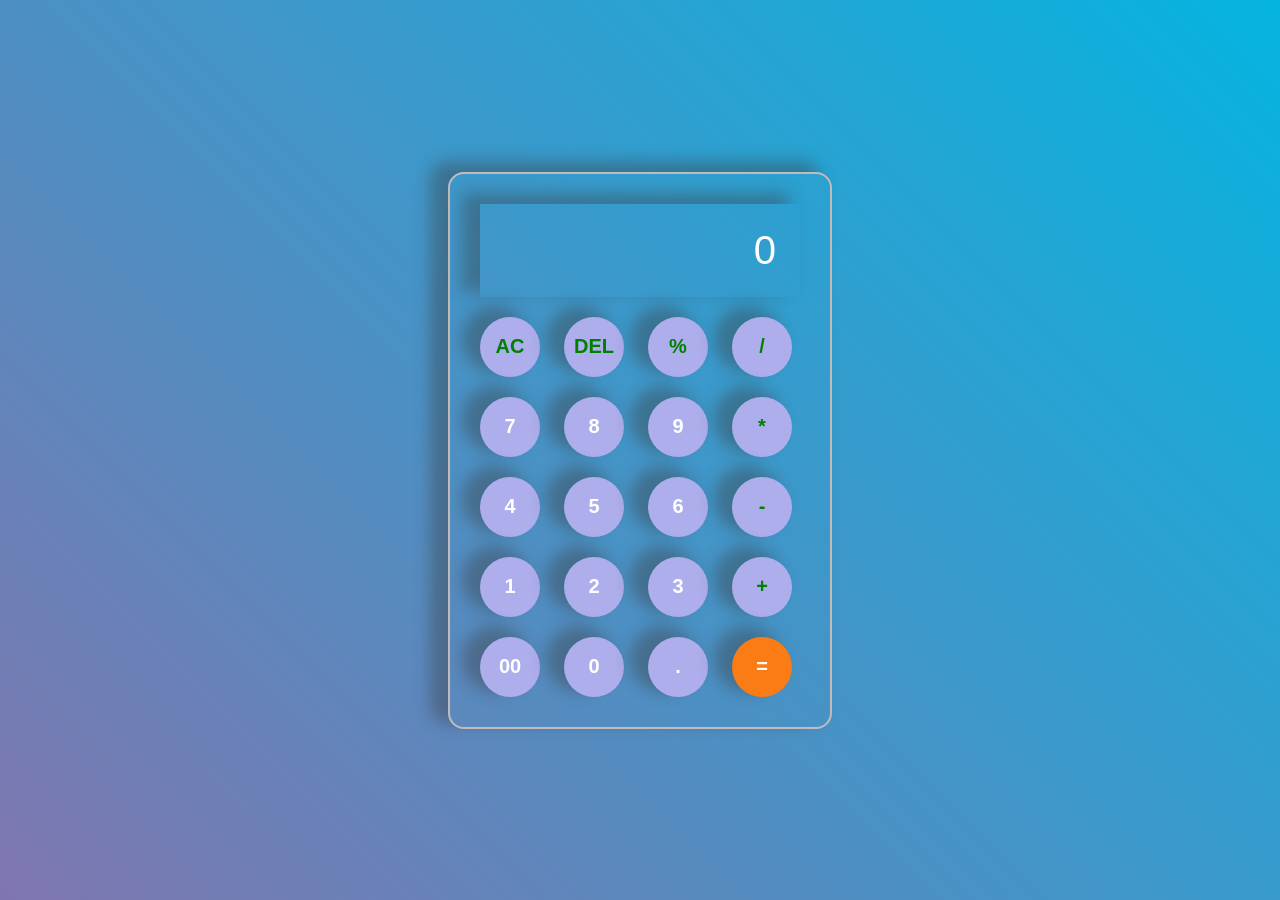
<file: Website/Calculator/index.html>
<!DOCTYPE html>
<html lang="en">
<head>
    <meta charset="UTF-8">
    <meta name="viewport" content="width=device-width, initial-scale=1.0">
    <title>Document</title>
    <link rel="stylesheet" href="style.css">
</head>
<body>
    <div class="calculator">
       <input type="text" placeholder="0" id="inputBox">
        <div class="button">
            <button class="operator">AC</button>
            <button class="operator">DEL</button>
            <button class="operator">%</button>
            <button class="operator">/</button>
        </div>
        <div class="button">
            <button>7</button>
            <button>8</button>
            <button>9</button>
            <button class="operator">*</button>
        </div>
        <div class="button">
            <button>4</button>
            <button>5</button>
            <button>6</button>
            <button class="operator">-</button>
        </div>
        <div class="button">
            <button>1</button>
            <button>2</button>
            <button>3</button>
            <button class="operator">+</button>
        </div>
        <div class="button">
            <button>00</button>
            <button>0</button>
            <button>.</button>
            <button class="equalBtn">=</button>
        </div>
    </div>
    <script src="script.js"></script>
</body>
</html>
</file>
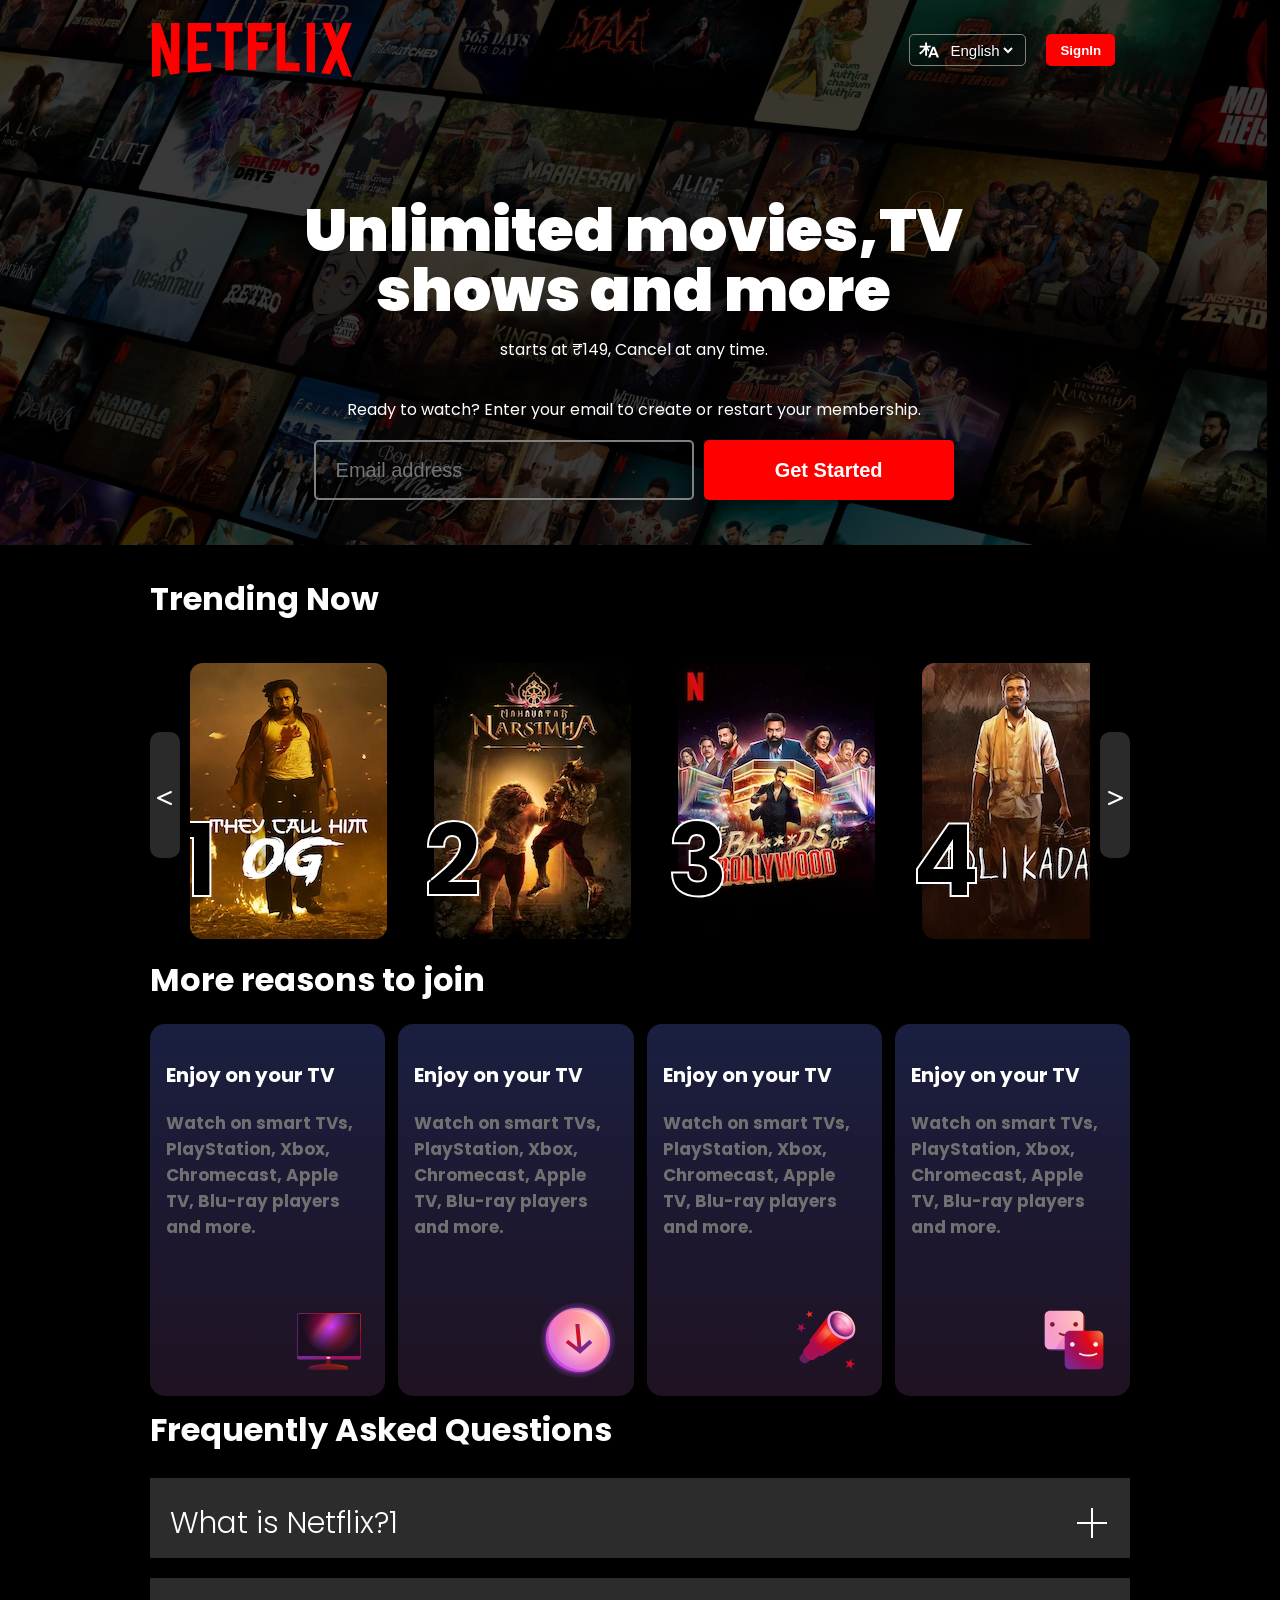
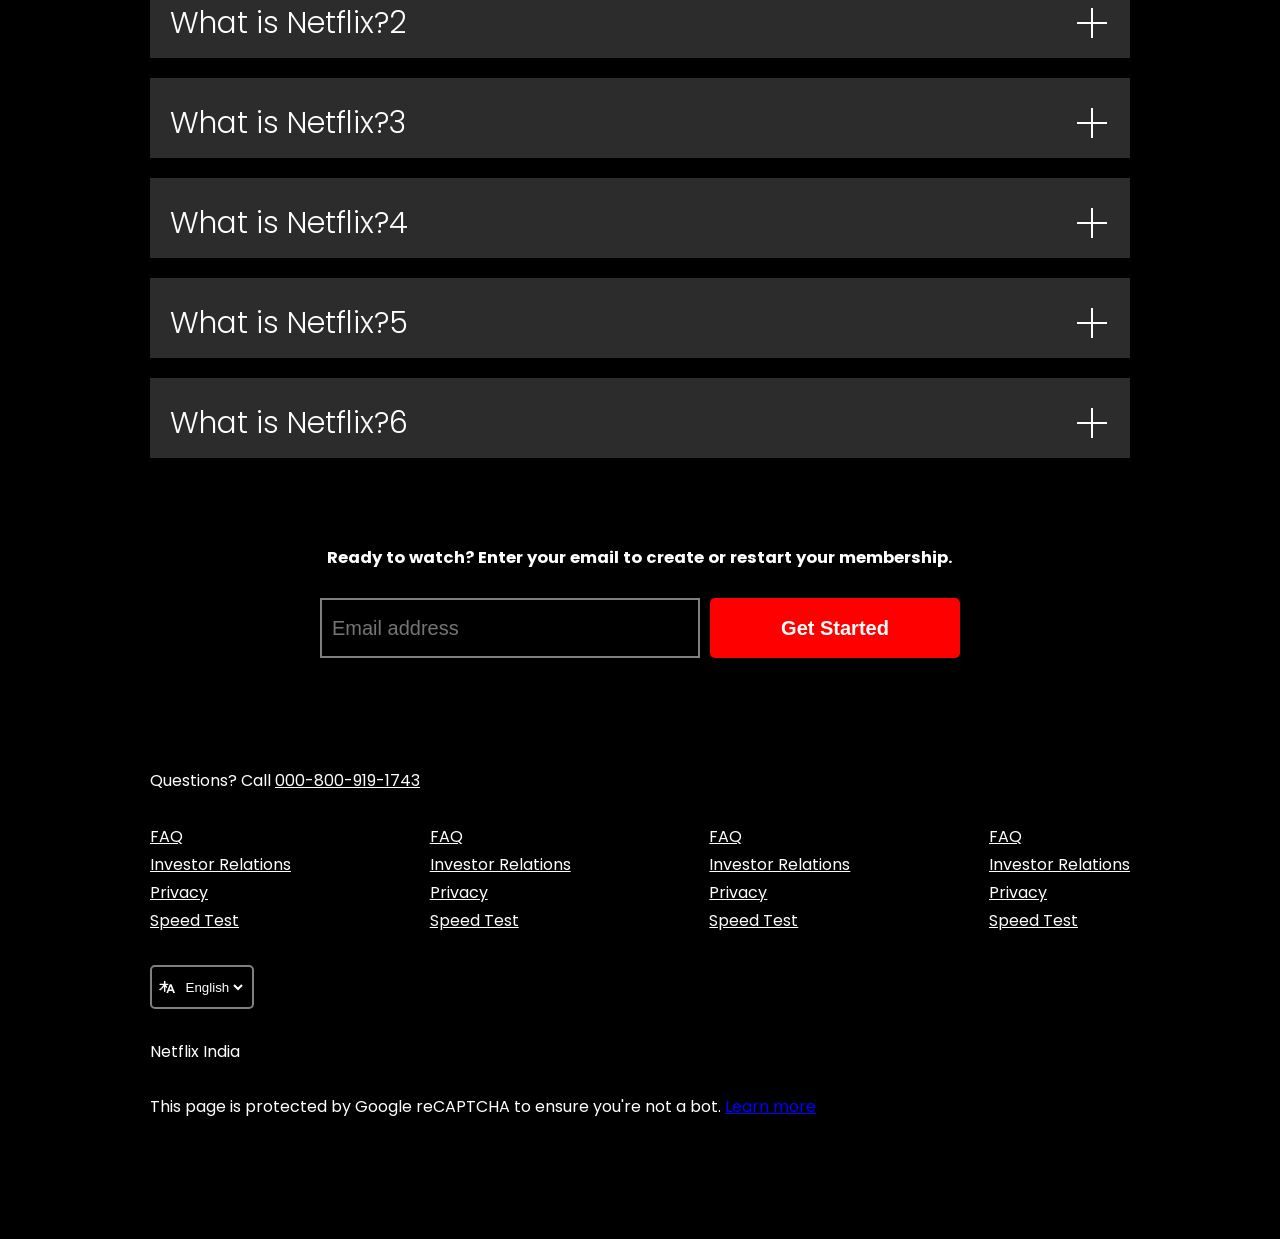
<file: Website/Netflix/index.html>
<!DOCTYPE html>
<html lang="en">

<head>
    <meta charset="UTF-8">
    <meta name="viewport" content="width=device-width, initial-scale=1.0">
    <title>Netflix India - Watch Shows Online, Watch Movies Online</title>
    <link rel="preconnect" href="https://fonts.googleapis.com">
    <link rel="preconnect" href="https://fonts.gstatic.com" crossorigin>
    <link
        href="https://fonts.googleapis.com/css2?family=Martel+Sans:wght@200;300;400;600;700;800;900&family=Poppins:ital,wght@0,100;0,200;0,300;0,400;0,500;0,600;0,700;0,800;0,900;1,100;1,200;1,300;1,400;1,500;1,600;1,700;1,800;1,900&display=swap"
        rel="stylesheet">
        <link rel="icon" type="image/png" href="favicon.png">
    <link rel="stylesheet" href="style.css">
    <link rel="stylesheet" href="mediaqueries.css">
</head>

<body>

    <header>
        <div class="background-image">
            <div class="navbar">
                <img src="netflix.svg" alt="netflix">
                <div class="nav-btn">



                    <button class="btn btn1">
                        <img src="english.svg" alt="english">
                        <select id="language" name="language">

                            <option value="English">English</option>
                            <option value="हिन्दी" style="color: black;">हिन्दी</option>
                            <option value="मराठी" style="color: black;">मराठी</option>
                        </select>
                    </button>

                    <button class="btn btn2">SignIn</button>
                </div>
            </div>
            <div class="content">
                <h1>Unlimited movies,TV</h1>
                <h1>shows and more</h1>
                <div class="para">
                    <p>starts at ₹149, Cancel at any time.</p>
                    <p>Ready to watch? Enter your email to create or restart your membership.</p>
                </div>
                <div class="buttons">
                    <input class="button" type="text" placeholder="Email address">
                    <button class="button">Get Started</button>
                </div>
            </div>
        </div>
    </header>

    <main>

        <h1 class="reasons">Trending Now</h1>
        <div class="scroll-animation">
            <button class="scroll" id="left-scroll"><img src="lessthan.svg" alt="lessthan"></button>
            <div class="image-boxes" id="scroll-boxes">
                <div class="image">

                    <img src="image/image1.png" alt="image1">
                </div>

                <div class="image">

                    <img src="image/image2.png" alt="image2">
                </div>

                <div class="image">

                    <img src="image/image3.png" alt="image3">
                </div>

                <div class="image">

                    <img src="image/image4.png" alt="image4">
                </div>

                <div class="image">

                    <img src="image/image5.png" alt="image5">
                </div>

                <div class="image">

                    <img src="image/image1.png" alt="icon1">
                </div>
                <div class="image">

                    <img src="image/image1.png" alt="icon1">
                </div>
                <div class="image">

                    <img src="image/image1.png" alt="icon1">
                </div>
                <div class="image">

                    <img src="image/image1.png" alt="icon1">
                </div>
                <div class="image">

                    <img src="image/image1.png" alt="icon1">
                </div>
               
            </div>
            <button class="scroll" id="right-scroll"><img src="greaterthan.svg" alt="greaterthan"></button>
        </div>




        <h1 class="reasons">More reasons to join</h1>
        <div class="boxes">

            <div class="box">
                <h1>Enjoy on your TV</h1>
                <p>Watch on smart TVs, PlayStation, Xbox, Chromecast, Apple TV, Blu-ray players and more.</p>
                <img src="icon1.svg" alt="icon1">
            </div>

            <div class="box">
                <h1>Enjoy on your TV</h1>
                <p>Watch on smart TVs, PlayStation, Xbox, Chromecast, Apple TV, Blu-ray players and more.</p>
                <img src="icon2.svg" alt="icon2">
            </div>

            <div class="box">
                <h1>Enjoy on your TV</h1>
                <p>Watch on smart TVs, PlayStation, Xbox, Chromecast, Apple TV, Blu-ray players and more.</p>
                <img src="icon3.svg" alt="icon3">
            </div>

            <div class="box">
                <h1>Enjoy on your TV</h1>
                <p>Watch on smart TVs, PlayStation, Xbox, Chromecast, Apple TV, Blu-ray players and more.</p>
                <img src="icon4.svg" alt="icon4">
            </div>
        </div>

        <h1 class="reasons">Frequently Asked Questions</h1>
        <div class="horizontal-boxes" id="boxes">

            <div class="horizontal-box up">
                <div class="text">What is Netflix?1</div>
                <img src="plus.svg" alt="plus">
            </div>
            <div class="horizontal-box slide-container1">Netflix is a streaming service that offers a wide variety of
                award-winning TV shows, movies, anime, documentaries and more - on thousands of internet-connected
                devices.

                You can watch as much as you want, whenever you want, without a single ad - all for one low monthly
                price. There's always something new to discover, and new TV shows and movies are added every week!</div>

            <div class="horizontal-box up">
                <div class="text">What is Netflix?2</div>
                <img src="plus.svg" alt="plus">
            </div>
            <div class="horizontal-box slide-container2">Netflix is a
                You can watch as much as you want, whenever you want, without a single ad - all for one low monthly
                price. There's always something new to discover, and new TV shows and movies are added every week!</div>

            <div class="horizontal-box up">
                <div class="text">What is Netflix?3</div>
                <img src="plus.svg" alt="plus">
            </div>
            <div class="horizontal-box slide-container3">Netflix is a
                You can watch as much as you want, whenever you want, without a single ad - all for one low monthly
                price. There's always something new to discover, and new TV shows and movies are added every week!</div>

            <div class="horizontal-box up">
                <div class="text">What is Netflix?4</div>
                <img src="plus.svg" alt="plus">
            </div>
            <div class="horizontal-box slide-container4">Netflix is a
                You can watch as much as you want, whenever you want, without a single ad - all for one low monthly
                price. There's always something new to discover, and new TV shows and movies are added every week!</div>

            <div class="horizontal-box up">
                <div class="text">What is Netflix?5</div>
                <img src="plus.svg" alt="plus">
            </div>
            <div class="horizontal-box slide-container5">Netflix is a
                You can watch as much as you want, whenever you want, without a single ad - all for one low monthly
                price. There's always something new to discover, and new TV shows and movies are added every week!</div>

            <div class="horizontal-box up">
                <div class="text">What is Netflix?6</div>
                <img src="plus.svg" alt="plus">
            </div>
            <div class="horizontal-box slide-container6">Netflix is a
                You can watch as much as you want, whenever you want, without a single ad - all for one low monthly
                price. There's always something new to discover, and new TV shows and movies are added every week!</div>

        </div>
        <div class="main-last">
            <h2>Ready to watch? Enter your email to create or restart your membership.</h2>
            <div class="buttons">
                <input class="button" type="text" placeholder="Email address">
                <button class="button">Get Started</button>
            </div>
        </div>
    </main>

    <footer>
        <p>Questions? Call <a href="http://">000-800-919-1743</a></p>

        <div class="list-collection">
            <ul>
                <li><a href="http://">FAQ</a></li>
                <li><a href="http://">Investor Relations</a></li>
                <li><a href="http://">Privacy</a></li>
                <li><a href="http://">Speed Test</a></li>
            </ul>

            <ul>
                <li><a href="http://">FAQ</a></li>
                <li><a href="http://">Investor Relations</a></li>
                <li><a href="http://">Privacy</a></li>
                <li><a href="http://">Speed Test</a></li>
            </ul>

            <ul>
                <li><a href="http://">FAQ</a></li>
                <li><a href="http://">Investor Relations</a></li>
                <li><a href="http://">Privacy</a></li>
                <li><a href="http://">Speed Test</a></li>
            </ul>

            <ul>
                <li><a href="http://">FAQ</a></li>
                <li><a href="http://">Investor Relations</a></li>
                <li><a href="http://">Privacy</a></li>
                <li><a href="http://">Speed Test</a></li>
            </ul>
        </div>

        <button class="last-btn">
            <img src="english.svg" alt="english">
            <select id="language" name="language">

                <option value="English">English</option>
                <option value="हिन्दी" style="color: black;">हिन्दी</option>
                <option value="मराठी" style="color: black;">मराठी</option>
            </select>
        </button>

        <p>Netflix India</p>
        <p id="blue-link">This page is protected by Google reCAPTCHA to ensure you're not a bot. <a href="http://">Learn
                more</a></p>



    </footer>
    <script src="script.js"></script>
</body>

</html>
</file>
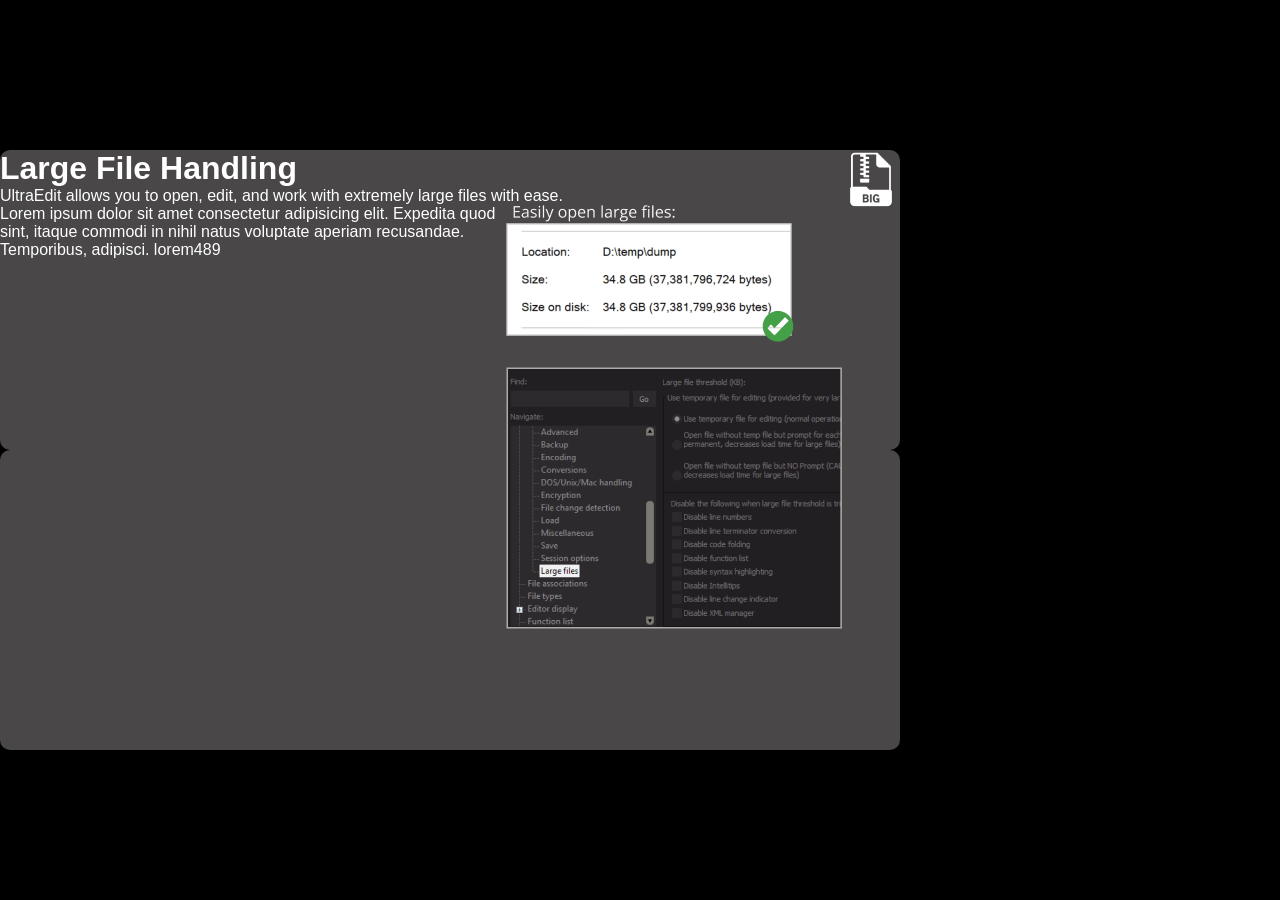
<file: Website/Practice/index.html>
<!DOCTYPE html>
<html lang="en">

<head>
    <meta charset="UTF-8">
    <meta name="viewport" content="width=device-width, initial-scale=1.0">
    <title>Document</title>
    <link rel="stylesheet" href="style.css">
</head>

<body>
    <div class="container">
        <div class="box box1">
            <img src="zip.png" alt="zip-image">
            <h1>Large File Handling</h1>
            <p>UltraEdit allows you to open, edit, and work with extremely large files with ease.</p>
            <!-- <div class="side"> -->
            <img src="side.png" alt="side-image">
            <!-- </div> -->
             <p>Lorem ipsum dolor sit amet consectetur adipisicing elit. Expedita quod sint, itaque commodi in nihil natus voluptate aperiam recusandae. Temporibus, adipisci. lorem489</p>
        </div>
        <div class="box box2"></div>
    </div>
</body>

</html>
</file>
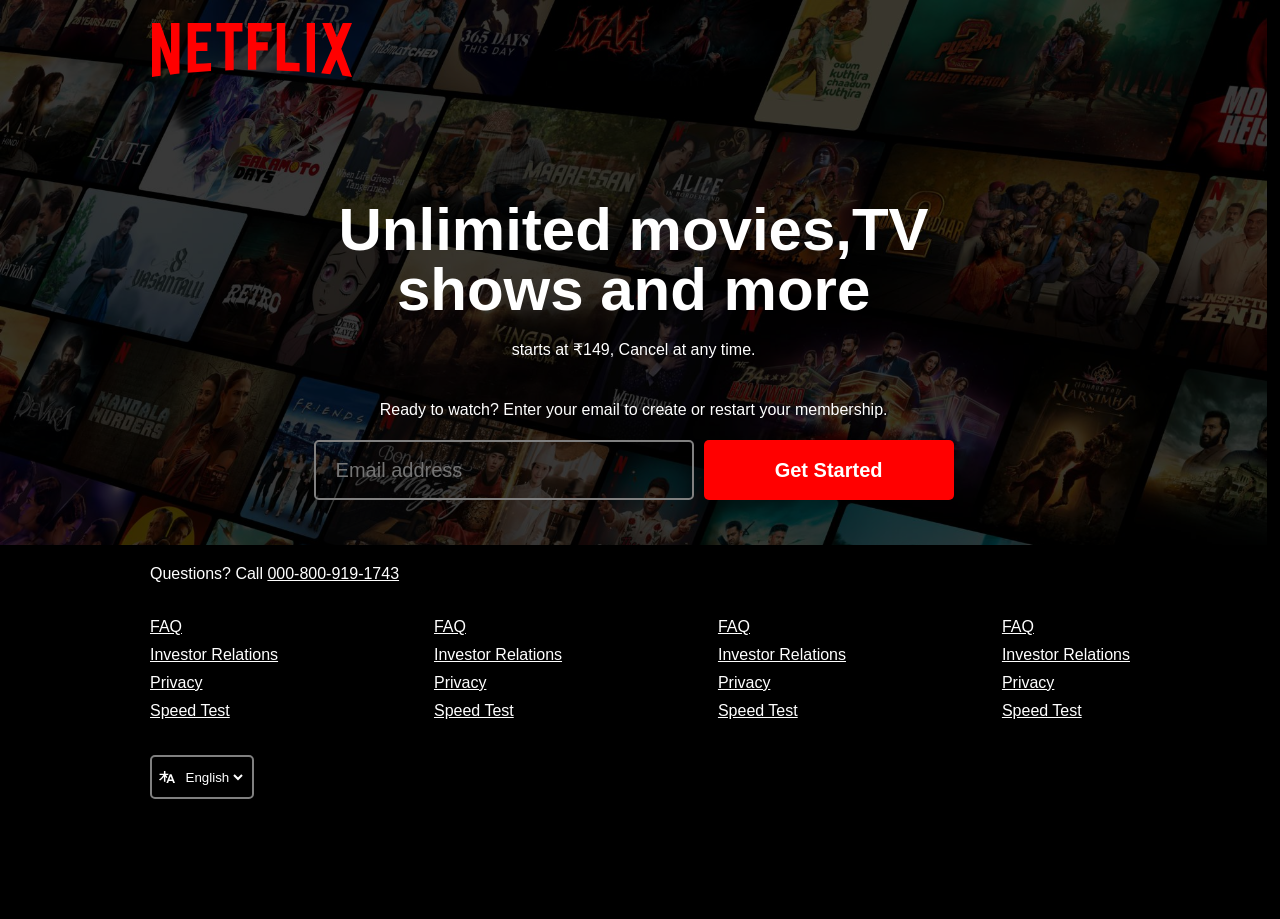
<file: Website/Netflix/signin.html>
<!DOCTYPE html>
<html lang="en">

<head>
    <meta charset="UTF-8">
    <meta name="viewport" content="width=device-width, initial-scale=1.0">
    <title>Netflix</title>
    <link rel="stylesheet" href="style.css">
    <link rel="stylesheet" href="mediaqueries.css">
</head>

<body>
    <header>
        <div class="background-image">
            <div class="navbar">
                <img src="netflix.svg" alt="netflix">
               
            </div>
            <div class="content">
                <h1>Unlimited movies,TV</h1>
                <h1>shows and more</h1>
                <p>starts at ₹149, Cancel at any time.</p>
                <p>Ready to watch? Enter your email to create or restart your membership.
                </p>
                <div class="buttons">
                    <input class="button" type="text" placeholder="Email address">
                    <button class="button">Get Started</button>
                </div>
            </div>
        </div>
    </header>

   

    <footer>
        <p>Questions? Call <a href="http://">000-800-919-1743</a></p>

        <div class="list-collection">
            <ul>
                <li><a href="http://">FAQ</a></li>
                <li><a href="http://">Investor Relations</a></li>
                <li><a href="http://">Privacy</a></li>
                <li><a href="http://">Speed Test</a></li>
            </ul>

            <ul>
                <li><a href="http://">FAQ</a></li>
                <li><a href="http://">Investor Relations</a></li>
                <li><a href="http://">Privacy</a></li>
                <li><a href="http://">Speed Test</a></li>
            </ul>

            <ul>
                <li><a href="http://">FAQ</a></li>
                <li><a href="http://">Investor Relations</a></li>
                <li><a href="http://">Privacy</a></li>
                <li><a href="http://">Speed Test</a></li>
            </ul>

            <ul>
                <li><a href="http://">FAQ</a></li>
                <li><a href="http://">Investor Relations</a></li>
                <li><a href="http://">Privacy</a></li>
                <li><a href="http://">Speed Test</a></li>
            </ul>
        </div>

        <button class="last-btn">
            <img src="english.svg" alt="english">
            <select id="language" name="language">

                <option value="English">English</option>
                <option value="हिन्दी" style="color: black;">हिन्दी</option>
                <option value="मराठी" style="color: black;">मराठी</option>
            </select>
        </button>

        <!-- <p>Netflix India</p>
        <p id="blue-link">This page is protected by Google reCAPTCHA to ensure you're not a bot. <a href="http://">Learn
                more</a></p> -->



    </footer>
    <script src="script.js"></script>
</body>

</html>
</file>
<file: Website/Calculator/style.css>
* {
    padding: 0;
    margin: 0;
    box-sizing: border-box;
}

body {
    background: linear-gradient(45deg, rgb(128 118 175), rgb(5, 180, 224));
    height: 100vh;
    width: 100vw;
    display: flex;
    justify-content: center;
    align-items: center;
}

.calculator {
    border: 2px solid rgb(194, 187, 187);
    padding: 20px;
    border-radius: 16px;
    background: transparent;
    box-shadow: -15px -8px 15px 3px rgb(57 55 55 / 38%);

}

input {
    width: 320px;
    border: none;
    outline: none;
    padding: 24px;
    margin: 10px;
    background: transparent;
    box-shadow: -15px -8px 15px 3px rgb(57 55 55 / 38%);
    font-size: 40px;
    text-align: right;
    cursor: pointer;
    color: white;
}

input::placeholder {
    color: white;
}



button {
    /* padding: 20px; */
    width: 60px;
    height: 60px;
    margin: 10px;
    border-radius: 50%;
    border: none;
    background: #aeaeec;
    box-shadow: -15px -8px 15px 3px rgb(57 55 55 / 38%);
    color: white;
    font-size: 20px;
    cursor: pointer;
    font-weight: 800;
}

.equalBtn {
    background-color: #fb7c14;
}

.operator {
    color: green;
    font-weight: 800;
}
</file>
<file: Website/Netflix/style.css>
* {
    margin: 0;
    padding: 0;
    box-sizing: border-box;
}

body {
    font-family: "Poppins", sans-serif;
    font-weight: 400;
    font-style: normal;
    background: black;
    transition: 0.2s;
}


header {
    background-image: url("background.png");
    background-repeat: no-repeat;
    background-size: 99vw;
    flex-wrap: wrap;



}

header .background-image {
    padding-bottom: 5vh;
    width: 99vw;
    height: 100%;
    background: rgba(0, 0, 0, 0.7);


}

.navbar {
    display: flex;
    justify-content: space-between;
    align-items: center;
    width: 99vw;
    padding: 0 152px;
    height: 100px;
}

.navbar img {
    width: 200px;
    height: 200px;
    top: -60px;
    color: red;
}

.nav-btn,
.last-btn {
    display: flex;
    gap: 20px;

}

.nav-btn .btn,
.last-btn {
    background: transparent;
    border: 1px solid gray;
    outline: none;
    color: white;
    padding: 5px 9px;
    font-weight: bolder;
    border-radius: 5px;
}

.nav-btn .btn1,
.last-btn {
    display: flex;
    justify-content: space-between;
    align-items: center;
    gap: 7px;
    cursor: pointer;
}

.nav-btn .btn1 select,
.last-btn {
    background: transparent;
    color: white;
    font-size: 15px;
    border: none;
    outline: none;
    cursor: pointer;
}

.nav-btn .btn1 img,
.last-btn {
    width: 20px;
    height: 20px;
    color: white;
}

.nav-btn .btn2 {
    background: red;
    padding: 0 14px;
    cursor: pointer;
    border: none;
    outline: none;
}


.content {
    color: white;
    display: flex;
    flex-direction: column;
    justify-content: center;
    align-items: center;
    line-height: 60px;
    margin-top: 100px;
}

.content h1 {
    font-size: 60px;
    font-weight: 900;
}

.content .para {
    display: flex;
    flex-direction: column;
    justify-content: center;
    align-items: center;
}

.content .buttons,
.main-last .buttons {
    display: flex;
    gap: 10px;
}

.content .buttons .button,
.main-last .buttons button {
    padding: 10px 20px;
    height: 60px;
    border-radius: 5px;
    cursor: pointer;
}

.content .buttons input,
.main-last .buttons input {
    width: 380px;
    border: 2px solid gray;
    background: transparent;
}

.content .buttons input,
.main-last .buttons input {
    color: rgb(138, 132, 132);
    font-size: 20px;
    font-weight: 300;
}

.content .buttons button,
.main-last .buttons button {
    width: 250px;
    background: red;
    color: white;
    font-weight: 900;
    font-size: 20px;
    border: none;
    outline: none;
}

main {
    background: black;
    color: white;
    padding: 20px 150px;

}

main * {
    margin-top: 10px;
}

main .boxes {
    display: flex;
    justify-content: center;
    gap: 13px;


}

main .scroll-animation {
    display: flex;
    flex-direction: row;
    justify-content: center;
    align-items: center;
    gap: 10px;
}

main .scroll {
    background-color: rgb(43, 42, 42);
    height: 126px;
    width: 30px;
    border-radius: 10px;
    border: none;
    outline: none;
    cursor: pointer;
    padding: 0 5px;
}

main .scroll img {
    filter: invert(1);
    width: 20px;
    height: 20px;
}

main .image-boxes {
    display: flex;
    overflow-x: auto;
    scroll-behavior: smooth;
    /* smooth scrolling */
    scrollbar-width: none;
    gap: 47px;
}


main .image-boxes .image {
    position: relative;
    counter-increment: image;
}

main .image-boxes .image img {
    border-radius: 13px;
}

main .image-boxes .image::before {
    position: absolute;
    display: block;
    content: counter(image);
    font-size: 100px;
    bottom: 60px;
    left: -10px;
    width: 100px;
    height: 100px;
    color: black;
    font-weight: bolder;
    -webkit-text-stroke: 2px white;
    background-color: transparent;
}

main .boxes .box {
    background: linear-gradient(to bottom, #1a1f40, #1f1222);
    display: flex;
    flex-direction: column;
    justify-content: space-between;
    padding: 10px;
    font-size: 10px;
    padding: 16px;
    border-radius: 15px;
}

main .boxes .box h1 {
    font-size: 20px;
    font-weight: bolder;
    padding: 10px 0;
}

main .boxes .box p {
    color: rgb(112, 112, 112);
    font-size: 17px;
    font-weight: bolder;
    margin-bottom: 50px;
}

main .boxes .box img {
    width: 80px;
    align-self: flex-end;
}

.horizontal-boxes {
    display: flex;
    flex-direction: column;
    gap: 10px;
    margin-top: 14px;
}

.horizontal-boxes .horizontal-box {
    width: 100%;
    height: 30px;
    border: none;
    outline: none;
    display: flex;
    align-items: center;
    padding: 40px 20px;
    font-weight: 300;
    font-size: 30px;
    justify-content: space-between;
    background: #2d2d2dfc;
}

.horizontal-boxes .slide-container1 {
    height: auto;
    margin-top: -7px;
    display: none;
}

.horizontal-boxes .slide-container2 {
    height: auto;
    margin-top: -7px;
    display: none;
}

.horizontal-boxes .slide-container3 {
    height: auto;
    margin-top: -7px;
    display: none;
}

.horizontal-boxes .slide-container4 {
    height: auto;
    margin-top: -7px;
    display: none;
}

.horizontal-boxes .slide-container5 {
    height: auto;
    margin-top: -7px;
    display: none;
}

.horizontal-boxes .slide-container6 {
    height: auto;
    margin-top: -7px;
    display: none;
}

.horizontal-boxes .horizontal-box .active::after {
    opacity: 1;
}

.horizontal-boxes .horizontal-box:hover {
    background: #414040fc;
    cursor: pointer;

}

.main-last {
    display: flex;
    flex-direction: column;
    justify-content: center;
    align-items: center;
    font-size: 11px;
    font-weight: lighter;
    margin: 70px 0;
    line-height: 40px;
}

.main-last .buttons input {
    padding: 0 10px;
}


footer {
    background: black;
    color: white;
    padding: 20px 150px;
    display: flex;
    flex-direction: column;
    gap: 30px;
    margin-bottom: 100px;
}

footer p a {
    color: white;
}

footer .list-collection {
    display: flex;
    justify-content: space-between;
}

footer .list-collection ul li {
    list-style: none;
    line-height: 28px;
}

footer .list-collection ul li a {
    color: white;
}

footer .last-btn {
    width: 100px;
    display: flex;
    justify-content: center;
    border: 2px solid gray;
    background: transparent;
    padding: 20px 50px;
}

footer .last-btn select {
    background: transparent;
    color: white;
    border: none;
    outline: none;
    cursor: pointer;
}

footer #blue-link a {
    color: blue;
}
</file>
<file: Website/Netflix/mediaqueries.css>
@media (max-width:945px) {

    header .background-image {
        width: 99vw;

        background: rgba(0, 0, 0, 0.7);
    }

    main {
        padding: 20px 47px;
    }

    .btn2 {
        padding: 0 10px;
    }

    #language {
        font-size: 10px;
    }

    .btn1 img {
        width: 16px;
        height: 16px;

    }

    .navbar {
        display: flex;
        justify-content: space-around;
        padding: 0px;
    }

    .navbar img {
        width: 138px;

    }

    .content {
        display: flex;
        justify-content: center;
        align-items: center;
        margin-top: 38px;
    }

    .content .buttons {
        display: flex;
        flex-direction: column;
        justify-content: center;
        align-items: center;
    }

    .content .buttons input {
        width: 80vw;
    }

    .content {
        line-height: 31px;
       
    }

    .content h1 {
        font-size: 38px;
        font-weight: 500;

    }



}

@media (max-width:790px) {
    .btn2 {
        padding: 0 5px;
    }

    #language {
        font-size: 8px;
    }

    .btn1 img {
        width: 9px;
        height: 9px;

    }

    .navbar img {
        width: 110px;

    }

    .content {
        display: flex;
        justify-content: center;
        align-items: center;
        margin-top: 20px;
    }

    .content .buttons .button {
        padding: 10px 12px;
        height: 38px;
    }

    .content .buttons input {
        font-size: 15px;
        width: 372px;
    }

    .content .buttons button {
        font-size: 10px;
        width: 120px;
    }

    main {
        font-size: smaller;
    }

    main .boxes {
        display: grid;
        grid-template-columns: 1fr 1fr;
    }


}

@media (max-width:565px) {
    .btn2 {
        padding: 0 5px;
    }

    #language {
        font-size: 8px;
    }

    .btn1 img {
        width: 9px;
        height: 9px;

    }

    .navbar img {
        width: 110px;

    }

    .content {
        display: flex;
        justify-content: center;
        align-items: center;
        margin-top: -12px;
        font-size: 11px;
        line-height: normal;
    }

    .content h1 {
        font-size: 21px;
        font-weight: 200;
    }

    .content .para{
        padding: 0 93px;
    }

    .content .buttons .button {
        padding: 10px 12px;
        height: 27px;

    }

    .content .buttons input {
        font-size: 7px;
        width: 362px;
        width: 280px;
    }

    .content .buttons button {
        font-size: 7px;
        width: 100px;
    }


    main {
        font-size: xx-small;
    }

    main .boxes {
        display: grid;
        grid-template-columns: 1fr;
    }

    main .horizontal-boxes .horizontal-box{
        font-size: 19px;
    }
    main .horizontal-boxes .horizontal-box img{
        width: 32px;
    }

    .main-last .buttons {
        display: flex;
        flex-direction: column;
        

    }

    .main-last .buttons input {
        color: rgb(138, 132, 132);
        font-size: 17px;
        font-weight: 300;
        padding: 16px 9px;
        width: 285px;
    }

    .main-last .buttons button {
        width: 116px;
        background: red;
        color: white;
        font-weight: 500;
        font-size: 15px;
        padding: 12px 6px;
        height: 44px;
    }

    footer {
        padding: 20px 33px;
    }

    footer .list-collection {
        flex-wrap: wrap;
    }
}
</file>
<file: Website/Practice/style.css>
*{
    padding: 0;
    margin: 0;
    box-sizing: border-box;

}

body{
    width: 100vw;
    height: 100vh;
    display: flex;
    /* justify-content: center; */
    align-items: center;
    font-family: 'Lucida Sans', 'Lucida Sans Regular', 'Lucida Grande', 'Lucida Sans Unicode', Geneva, Verdana, sans-serif;
    background: black;
}

.container{
    /* position: absolute; */
}

.container .box{
    background: rgb(73, 71, 71);
    border-radius: 10px;
    color: white;
    height: 300px;
    width: 900px;
}

.container .box img{
    float: right;
}
</file>
